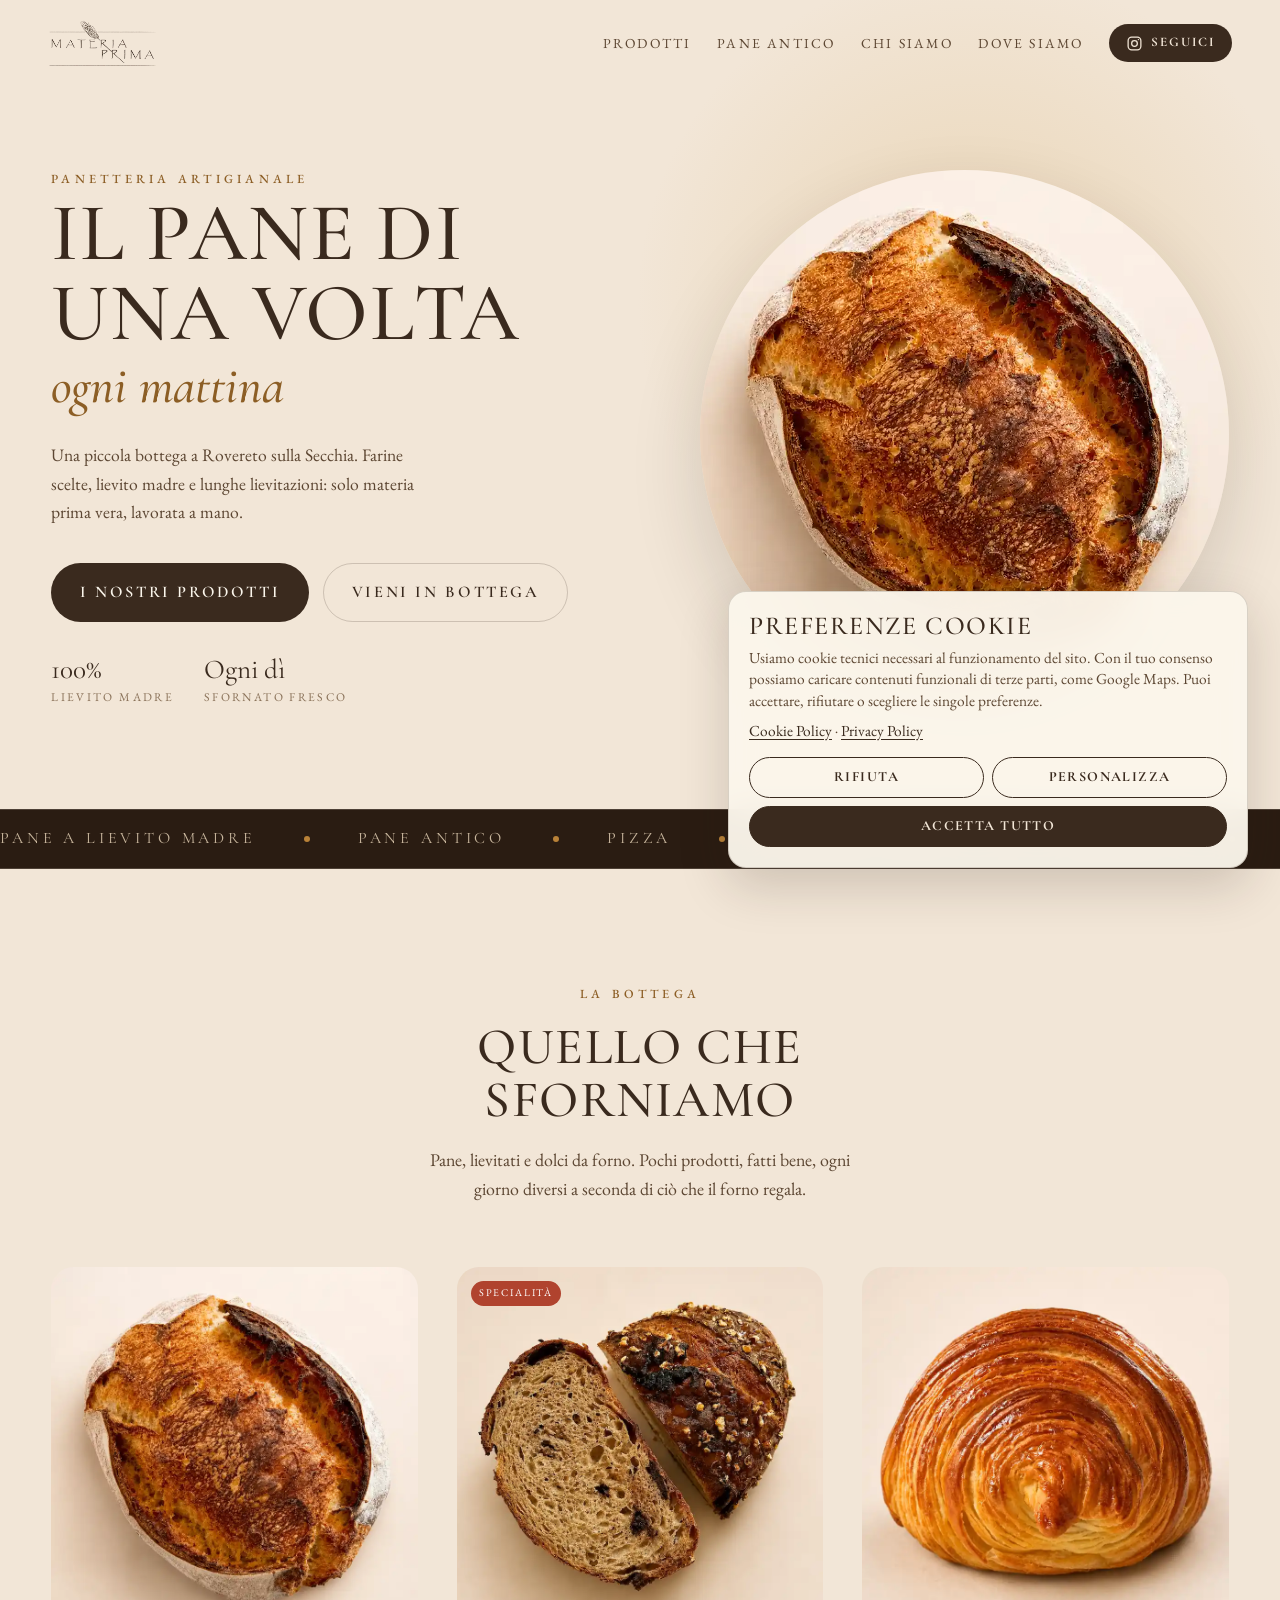
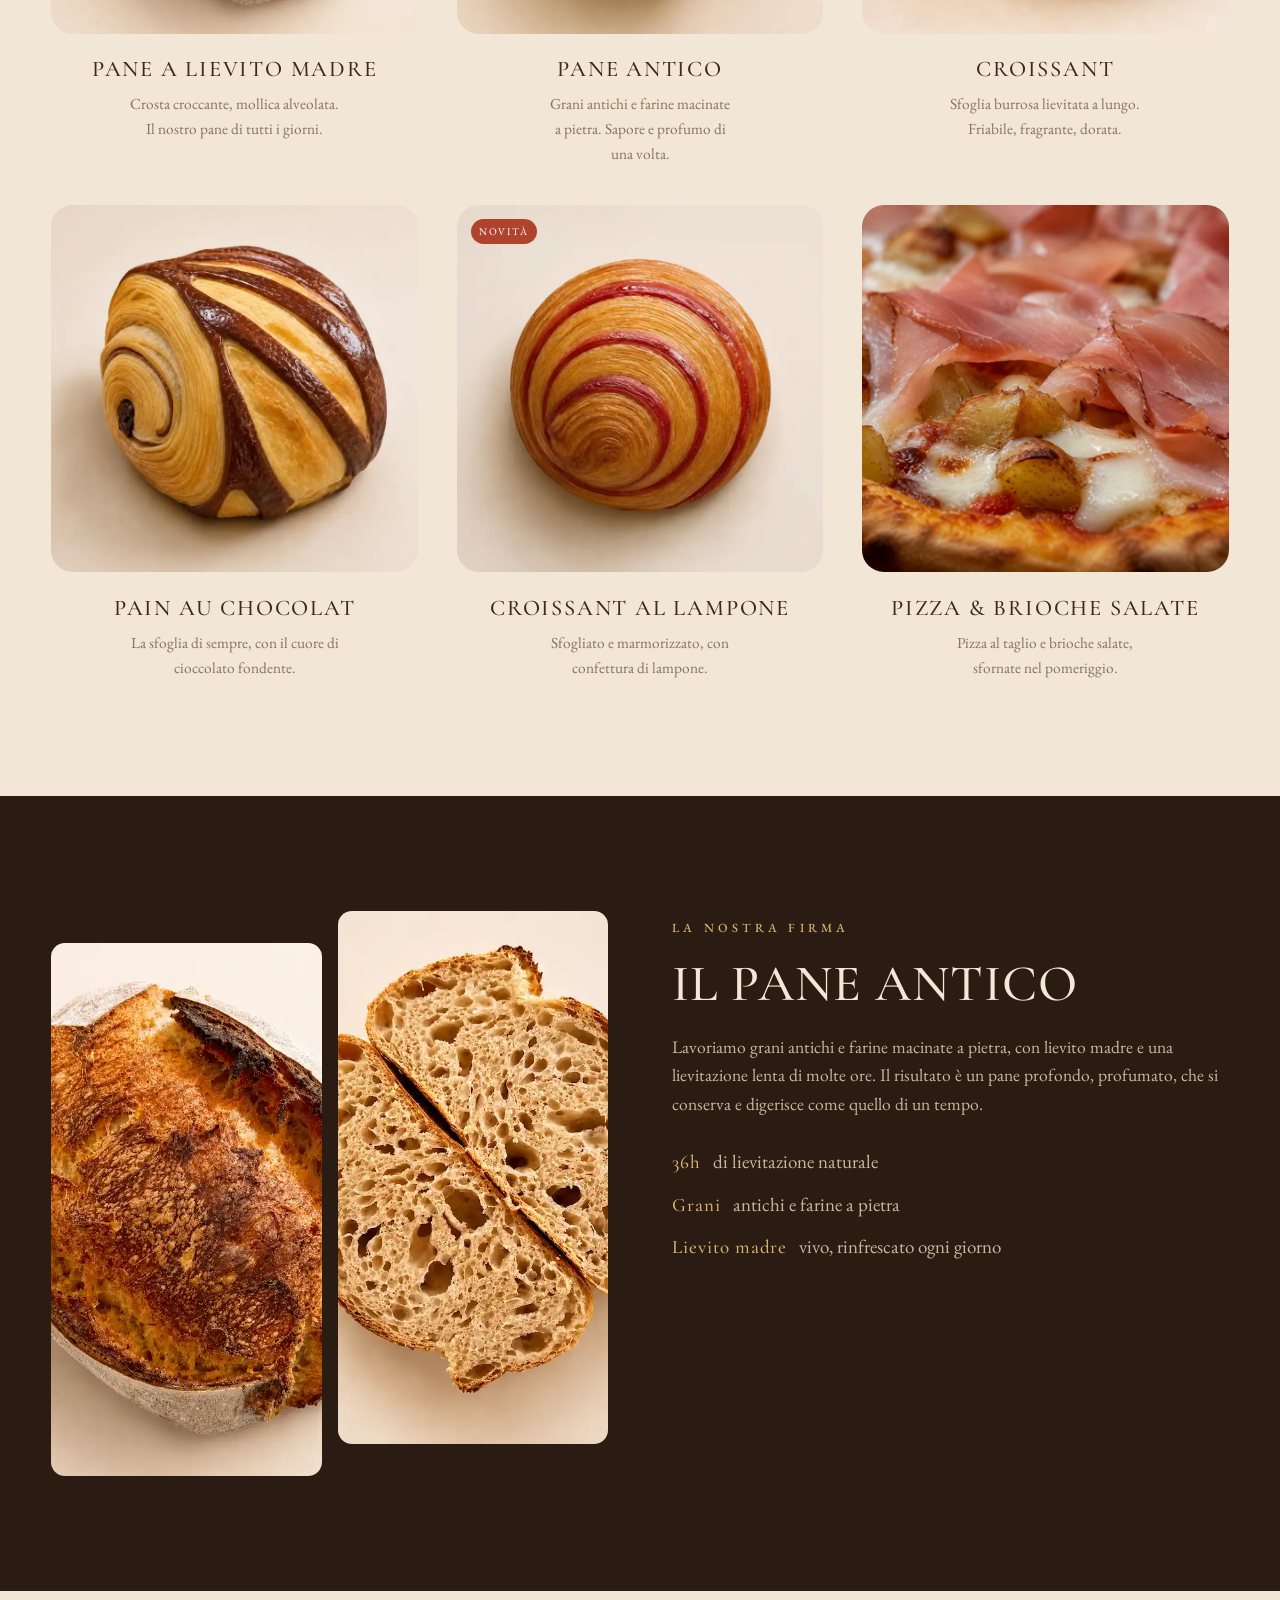
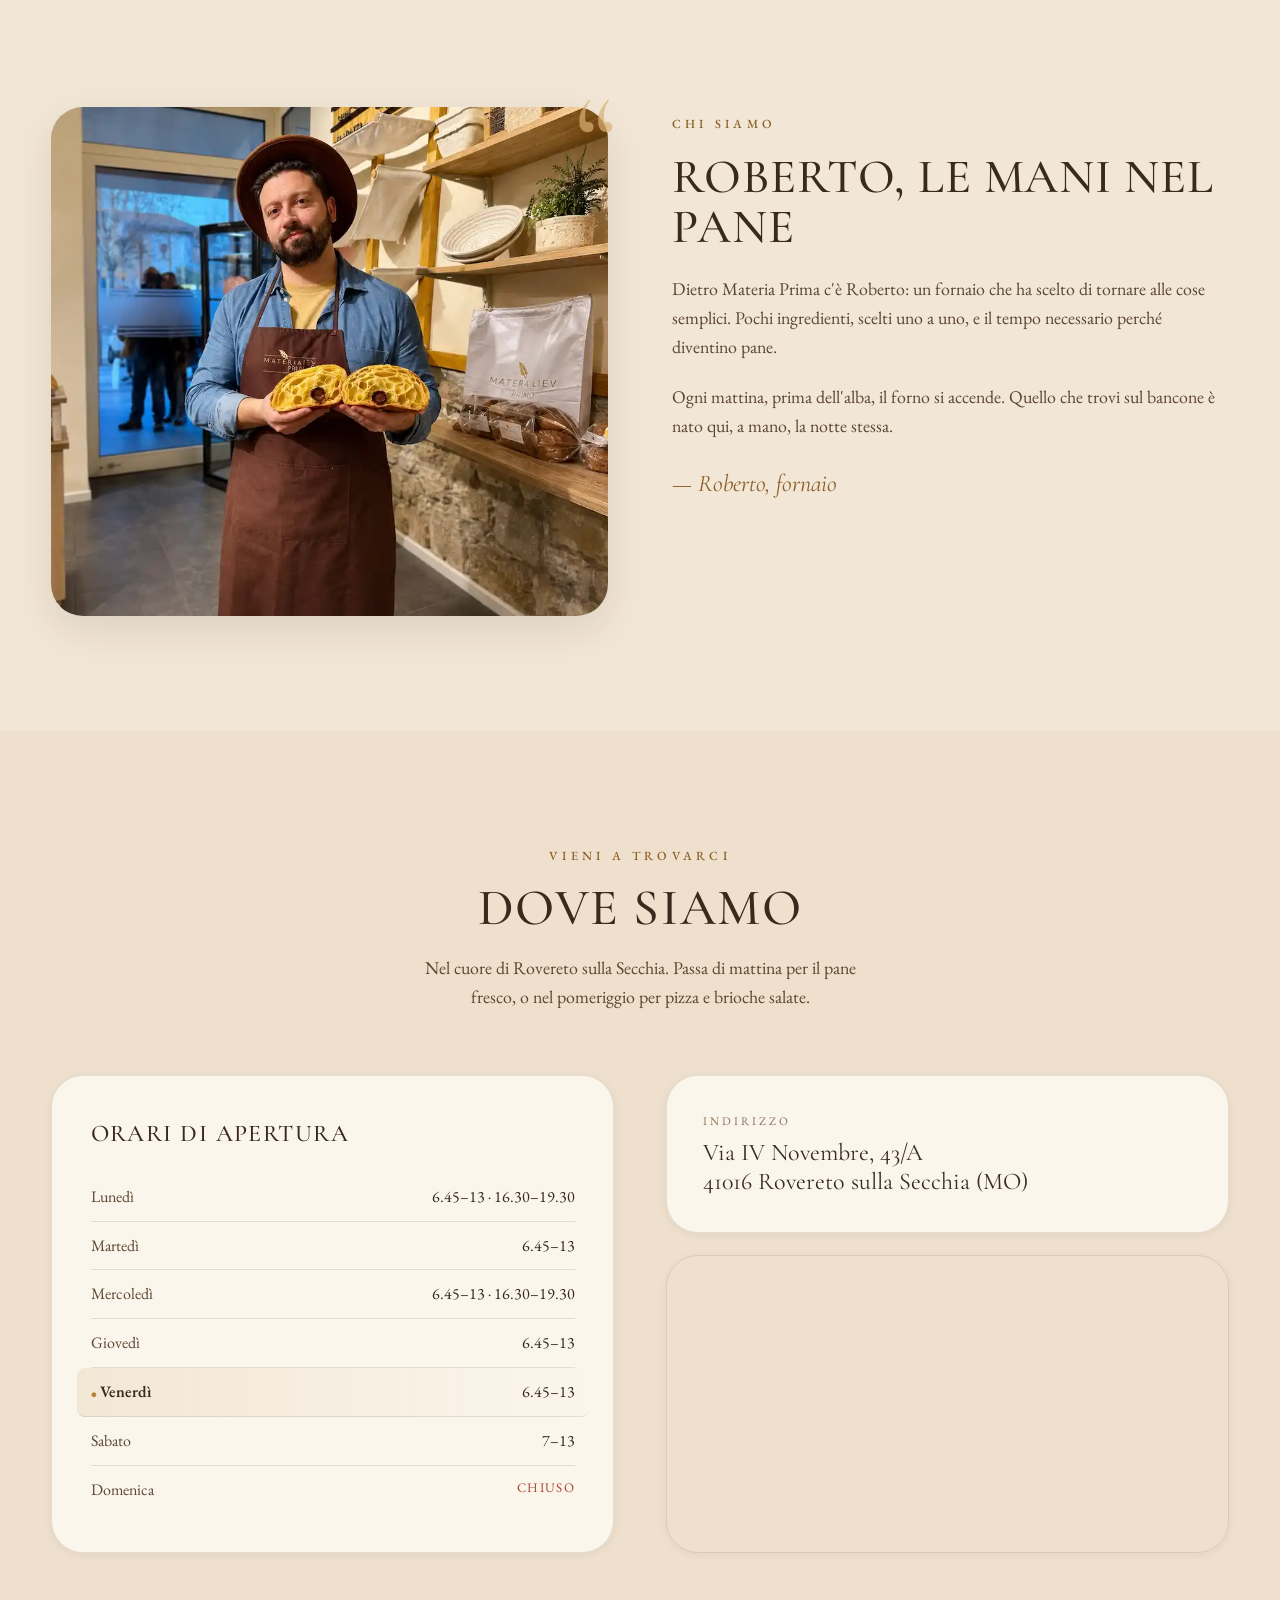
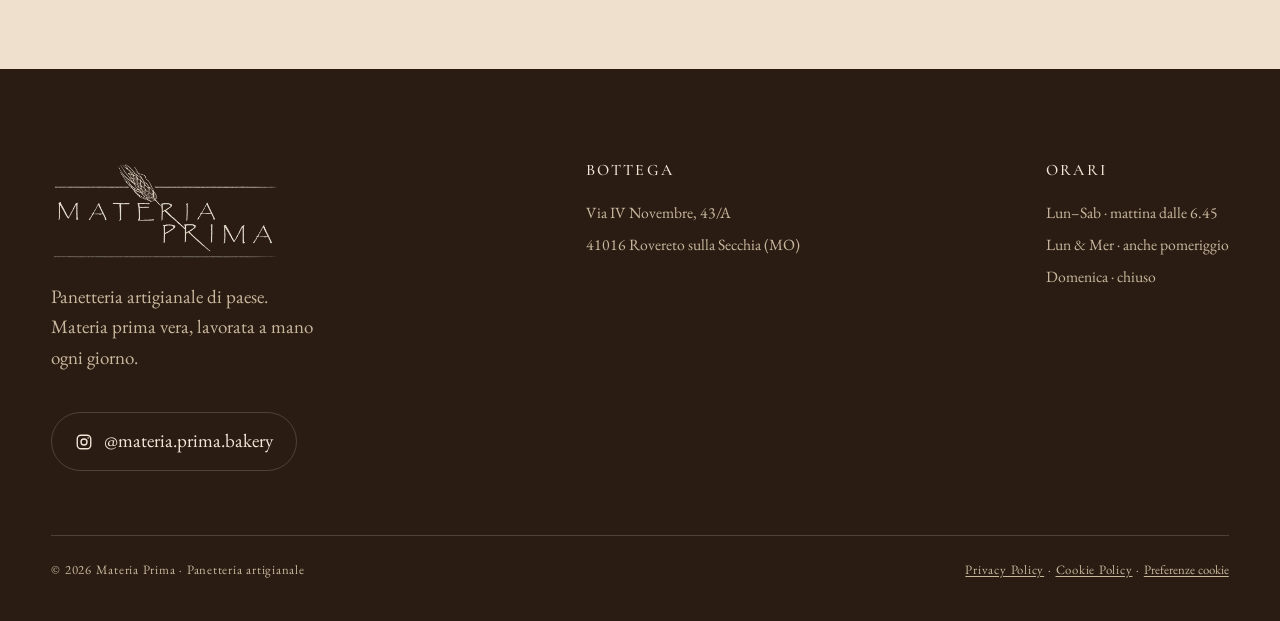
<file: index.html>
<!DOCTYPE html>
<html lang="it">
<head>
<meta charset="UTF-8">
<meta name="viewport" content="width=device-width, initial-scale=1.0">
<title>Materia Prima — Panetteria artigianale · Rovereto sulla Secchia</title>
<meta name="description" content="Panetteria artigianale a Rovereto sulla Secchia. Pane a lievito madre, grani antichi, croissant e lievitati fatti a mano ogni giorno da Roberto.">
<meta name="robots" content="index, follow, max-image-preview:large">
<meta name="author" content="Materia Prima Bakery">
<meta name="geo.region" content="IT-MO">
<meta name="geo.placename" content="Rovereto sulla Secchia">
<meta name="theme-color" content="#2A1C12">
<link rel="canonical" href="https://rrighi97.github.io/materia-prima-bakery/">
<link rel="icon" type="image/webp" href="logo-site/logo.webp">
<link rel="apple-touch-icon" href="logo-site/logo.webp">
<link rel="manifest" href="site.webmanifest">
<meta property="og:type" content="website">
<meta property="og:locale" content="it_IT">
<meta property="og:site_name" content="Materia Prima Bakery">
<meta property="og:title" content="Materia Prima — Panetteria artigianale a Rovereto sulla Secchia">
<meta property="og:description" content="Pane a lievito madre, grani antichi, croissant e lievitati fatti a mano ogni giorno da Roberto.">
<meta property="og:url" content="https://rrighi97.github.io/materia-prima-bakery/">
<meta property="og:image" content="https://rrighi97.github.io/materia-prima-bakery/image-site-webp/Bread%201.webp">
<meta property="og:image:alt" content="Pane artigianale a lievito madre di Materia Prima Bakery">
<meta property="og:image:width" content="800">
<meta property="og:image:height" content="800">
<meta name="twitter:card" content="summary_large_image">
<meta name="twitter:title" content="Materia Prima — Panetteria artigianale">
<meta name="twitter:description" content="Pane a lievito madre, grani antichi, croissant e lievitati a Rovereto sulla Secchia.">
<meta name="twitter:image" content="https://rrighi97.github.io/materia-prima-bakery/image-site-webp/Bread%201.webp">
<link rel="preconnect" href="https://fonts.googleapis.com">
<link rel="preconnect" href="https://fonts.gstatic.com" crossorigin>
<link href="https://fonts.googleapis.com/css2?family=Cormorant+Garamond:ital,wght@0,400;0,500;0,600;0,700;1,400;1,500&family=EB+Garamond:ital,wght@0,400;0,500;0,600;1,400&display=swap" rel="stylesheet">
<link rel="stylesheet" href="cookie-consent.css">
<script type="application/ld+json">
{
  "@context": "https://schema.org",
  "@graph": [
    {
      "@type": "WebSite",
      "@id": "https://rrighi97.github.io/materia-prima-bakery/#website",
      "name": "Materia Prima Bakery",
      "url": "https://rrighi97.github.io/materia-prima-bakery/",
      "inLanguage": "it-IT"
    },
    {
      "@type": "Bakery",
      "@id": "https://rrighi97.github.io/materia-prima-bakery/#bakery",
      "name": "Materia Prima Bakery",
      "url": "https://rrighi97.github.io/materia-prima-bakery/",
      "image": [
        "https://rrighi97.github.io/materia-prima-bakery/image-site-webp/Bread%201.webp",
        "https://rrighi97.github.io/materia-prima-bakery/image-site-webp/Parete%20negozio.webp",
        "https://rrighi97.github.io/materia-prima-bakery/logo-site/logo.webp"
      ],
      "logo": "https://rrighi97.github.io/materia-prima-bakery/logo-site/logo.webp",
      "description": "Panetteria artigianale a Rovereto sulla Secchia con pane a lievito madre, grani antichi, croissant e lievitati fatti a mano.",
      "address": {
        "@type": "PostalAddress",
        "streetAddress": "Via IV Novembre, 43/A",
        "addressLocality": "Rovereto sulla Secchia",
        "addressRegion": "MO",
        "postalCode": "41016",
        "addressCountry": "IT"
      },
      "priceRange": "€",
      "servesCuisine": "Pane artigianale, lievitati, prodotti da forno",
      "sameAs": [
        "https://www.instagram.com/materia.prima.bakery/"
      ],
      "openingHoursSpecification": [
        {
          "@type": "OpeningHoursSpecification",
          "dayOfWeek": ["Monday", "Tuesday", "Wednesday", "Thursday", "Friday"],
          "opens": "06:45",
          "closes": "13:00"
        },
        {
          "@type": "OpeningHoursSpecification",
          "dayOfWeek": ["Monday", "Wednesday"],
          "opens": "16:30",
          "closes": "19:30"
        },
        {
          "@type": "OpeningHoursSpecification",
          "dayOfWeek": "Saturday",
          "opens": "07:00",
          "closes": "13:00"
        }
      ]
    }
  ]
}
</script>
<style>
/* ============================================================
   MATERIA PRIMA — Brand System
   ============================================================ */
:root {
  --paper:        #F2E6D7;
  --paper-soft:   #EFE0CD;
  --paper-tan:    #E7D5BC;
  --paper-card:   #FBF6EC;
  --espresso:     #2A1C12;
  --espresso-2:   #36251A;
  --ink:    #3A2A1E;
  --ink-2:  #5C4632;
  --ink-3:  #8A7259;
  --ink-on-dark:   #F3E8D8;
  --ink-on-dark-2: #C9B79E;
  --gold:        #B98238;
  --gold-deep:   #8C5E25;
  --gold-soft:   #D8B271;
  --terracotta:  #B0432E;
  --terracotta-deep: #8E3322;
  --hair:      rgba(58,42,30,.20);
  --hair-soft: rgba(58,42,30,.12);
  --hair-dark: rgba(243,232,216,.18);
  --display: 'Cormorant Garamond', Georgia, serif;
  --body:    'EB Garamond', Georgia, serif;
  --r-sm: 8px;
  --r-md: 14px;
  --r-lg: 22px;
  --r-xl: 32px;
  --shadow-sm: 0 2px 10px rgba(42,28,18,.06);
  --shadow-md: 0 14px 40px rgba(42,28,18,.10);
  --shadow-lg: 0 30px 70px rgba(42,28,18,.16);
  --ease: cubic-bezier(.22,.61,.36,1);
}

*, *::before, *::after { box-sizing: border-box; }
html { scroll-behavior: smooth; }

body {
  margin: 0;
  background: var(--paper);
  color: var(--ink);
  font-family: var(--body);
  font-size: 19px;
  line-height: 1.62;
  font-weight: 400;
  -webkit-font-smoothing: antialiased;
  text-rendering: optimizeLegibility;
}

img { display: block; max-width: 100%; }
p { text-wrap: pretty; }
::selection { background: var(--gold-soft); color: var(--ink); }

/* ---------- Type ---------- */
.eyebrow {
  font-family: var(--body);
  font-size: .78rem;
  font-weight: 500;
  letter-spacing: .34em;
  text-transform: uppercase;
  color: var(--gold-deep);
}

/* ---------- Buttons ---------- */
.btn {
  display: inline-flex; align-items: center; justify-content: center; gap: .6em;
  font-family: var(--display); font-weight: 600; font-size: 1.02rem;
  text-transform: uppercase; letter-spacing: .16em;
  padding: .92em 1.7em; border-radius: 999px;
  background: var(--ink); color: var(--paper-card);
  border: 1px solid transparent; cursor: pointer; text-decoration: none;
  transition: transform .14s var(--ease), box-shadow .25s var(--ease);
  white-space: nowrap;
}
.btn:hover { box-shadow: var(--shadow-md); }
.btn:active { transform: scale(.97); }
.btn-outline {
  background: transparent; color: var(--ink);
  border-color: var(--hair);
}
.btn-outline:hover { background: rgba(58,42,30,.05); }

/* ---------- Layout ---------- */
.wrap { width: min(1200px, 92vw); margin-inline: auto; }
.section { padding: clamp(64px,9vw,128px) 0; }

/* ---------- Reveal ---------- */
.reveal { opacity: 0; transform: translateY(26px); transition: opacity .9s var(--ease), transform .9s var(--ease); }
.reveal.in { opacity: 1; transform: none; }

/* ---------- Section head ---------- */
.sec-head { text-align: center; max-width: 60ch; margin: 0 auto clamp(40px,5vw,64px); }
.sec-head .eyebrow { display: block; margin-bottom: 1rem; }
.sec-head h2 {
  font-family: var(--display); font-weight: 500; text-transform: uppercase;
  letter-spacing: .03em; font-size: clamp(2rem,4.4vw,3.2rem); line-height: 1.04; margin: 0;
}
.sec-head p { color: var(--ink-2); font-size: 1.12rem; margin: 1.1rem auto 0; max-width: 48ch; }

/* ============ NAV ============ */
.nav {
  position: fixed; top: 0; left: 0; right: 0; z-index: 60;
  display: flex; align-items: center; justify-content: space-between;
  padding: 18px clamp(20px,4vw,48px);
  transition: background .35s var(--ease), box-shadow .35s var(--ease), padding .35s var(--ease);
}
.nav.scrolled {
  background: rgba(242,230,215,.88);
  backdrop-filter: blur(14px) saturate(150%);
  -webkit-backdrop-filter: blur(14px) saturate(150%);
  box-shadow: 0 1px 0 var(--hair-soft);
  padding-top: 12px; padding-bottom: 12px;
}
.nav .brand { display: inline-flex; align-items: center; }
.nav .brand-logo { height: 50px; width: auto; display: block; transition: height .35s var(--ease); }
.nav.scrolled .brand-logo { height: 42px; }
.nav-links { display: flex; align-items: center; gap: clamp(14px,2vw,30px); }
.nav-links a {
  color: var(--ink-2); text-decoration: none;
  font-size: .86rem; letter-spacing: .16em; text-transform: uppercase;
  transition: color .2s var(--ease);
}
.nav-links a:hover { color: var(--ink); }
.nav-links .btn {
  padding: .6em 1.2em; font-size: .82rem;
  color: var(--paper); font-weight: 700;
}
.nav-links .btn:hover { color: var(--paper); }
.nav-links .btn svg { width: 17px; height: 17px; flex: 0 0 auto; }
.nav-toggle {
  display: none; background: none; border: 0; cursor: pointer; padding: 8px;
  position: relative; z-index: 62;
}
.nav-toggle span { display: block; width: 24px; height: 2px; background: var(--ink); margin: 5px 0; transition: .3s var(--ease); }

@media (max-width: 860px) {
  .nav-links {
    position: fixed; inset: 0 0 auto 0; top: 0;
    flex-direction: column; align-items: flex-start; gap: 8px;
    background: var(--paper); padding: 90px 28px 28px;
    transform: translateY(-110%); transition: transform .4s var(--ease);
    box-shadow: var(--shadow-md); z-index: 61;
  }
  .nav-links.open { transform: none; }
  .nav-links a { font-size: 1.1rem; padding: 10px 0; width: 100%; }
  .nav-links .btn { margin-top: 8px; width: 100%; justify-content: center; }
  .nav-toggle { display: block; }
  .nav.menu-open .nav-toggle span:nth-child(1) { transform: translateY(7px) rotate(45deg); }
  .nav.menu-open .nav-toggle span:nth-child(2) { opacity: 0; }
  .nav.menu-open .nav-toggle span:nth-child(3) { transform: translateY(-7px) rotate(-45deg); }
}

/* ============ HERO ============ */
.hero {
  position: relative;
  padding: clamp(120px,18vh,200px) 0 clamp(60px,8vw,110px);
  overflow: hidden;
}
.hero-glow {
  position: absolute; top: -10%; right: -6%;
  width: 60vw; height: 60vw; max-width: 780px; max-height: 780px;
  background: radial-gradient(circle, rgba(216,178,113,.34), rgba(216,178,113,0) 62%);
  pointer-events: none; z-index: 0;
}
.hero-inner {
  position: relative; z-index: 1;
  display: grid; grid-template-columns: 1.05fr .95fr;
  gap: clamp(30px,5vw,70px); align-items: center;
}
.hero-copy .eyebrow { margin-bottom: 1.6rem; }
.hero-copy h1 {
  font-family: var(--display); font-weight: 500; text-transform: uppercase;
  letter-spacing: .02em; font-size: clamp(2.6rem,6.4vw,5.4rem);
  line-height: .98; margin: 0; color: var(--ink);
}
.hero-copy h1 .it {
  display: block; font-style: italic; text-transform: none;
  letter-spacing: 0; font-weight: 500; color: var(--gold-deep);
  font-size: .62em; margin-top: .18em;
}
.hero-copy .lede { margin: 1.8rem 0 2.3rem; max-width: 46ch; color: var(--ink-2); font-size: 1.1rem; }
.hero-cta { display: flex; flex-wrap: wrap; gap: 14px; align-items: center; }
.hero-media {
  position: relative;
  aspect-ratio: 1/1; border-radius: 50%;
  overflow: hidden; box-shadow: var(--shadow-lg);
}
.hero-media img {
  width: 100%; height: 100%; object-fit: cover; display: block;
}
.hero-meta { display: flex; gap: 30px; margin-top: 34px; flex-wrap: wrap; }
.hero-meta .m .k { font-family: var(--display); font-size: 1.7rem; color: var(--ink); line-height: 1; }
.hero-meta .m .l { font-size: .74rem; letter-spacing: .2em; text-transform: uppercase; color: var(--ink-3); margin-top: .3rem; }

@media (max-width: 860px) {
  .hero-inner { grid-template-columns: 1fr; }
  .hero-media { order: -1; width: 280px; margin: 0 auto; }
  .hero-copy h1 { text-align: center; }
  .hero-copy .eyebrow { display: block; text-align: center; }
  .hero-copy .lede { text-align: center; margin-left: auto; margin-right: auto; }
  .hero-cta { justify-content: center; }
  .hero-meta { justify-content: center; }
}

/* ============ MARQUEE STRIP ============ */
.strip {
  background: var(--espresso); color: var(--ink-on-dark-2);
  overflow: hidden; padding: 16px 0;
  border-top: 1px solid var(--hair-dark);
  border-bottom: 1px solid var(--hair-dark);
}
.strip-track {
  display: flex; gap: 48px; white-space: nowrap;
  width: max-content; animation: scrollx 32s linear infinite;
}
.strip-track span {
  font-family: var(--display); text-transform: uppercase;
  letter-spacing: .24em; font-size: 1rem;
  display: inline-flex; align-items: center; gap: 48px;
}
.strip-track span::after {
  content: ""; width: 6px; height: 6px; border-radius: 50%;
  background: var(--gold); display: inline-block;
}
@keyframes scrollx { to { transform: translateX(-50%); } }

/* ============ PRODUCTS ============ */
.prod-grid {
  display: grid; grid-template-columns: repeat(3,1fr);
  gap: clamp(20px,3vw,40px);
}
@media (max-width: 860px) { .prod-grid { grid-template-columns: repeat(2,1fr); } }
@media (max-width: 480px) { .prod-grid { grid-template-columns: 1fr; } }

.prod { text-align: center; }
.prod .ph {
  position: relative; border-radius: var(--r-lg);
  overflow: hidden; aspect-ratio: 1/1; background: var(--paper-soft);
}
.prod .ph img {
  width: 100%; height: 100%; object-fit: cover;
  transition: transform .7s var(--ease);
}
.prod:hover .ph img { transform: scale(1.05); }
.prod h3 {
  font-family: var(--display); text-transform: uppercase;
  letter-spacing: .08em; font-weight: 500; font-size: 1.4rem; margin: 1.1rem 0 .3rem;
}
.prod p { color: var(--ink-3); font-size: .96rem; margin: 0 auto; max-width: 30ch; }
.prod .tag-new {
  position: absolute; top: 14px; left: 14px;
  background: var(--terracotta); color: #fff;
  font-size: .64rem; letter-spacing: .18em; text-transform: uppercase;
  padding: .4em .8em; border-radius: 999px;
}
.prod .ph.placeholder {
  display: flex; flex-direction: column; align-items: center;
  justify-content: center; gap: 14px;
  background: var(--paper-tan); color: var(--gold-deep);
}
.prod .ph.placeholder svg { width: 56px; height: 56px; opacity: .8; }
.prod .ph.placeholder .pl-txt {
  font-size: .72rem; letter-spacing: .22em;
  text-transform: uppercase; color: var(--ink-3);
}

/* ============ FEATURE SECTION (dark) ============ */
.feature { background: var(--espresso); color: var(--ink-on-dark); }
.feat-inner {
  display: grid; grid-template-columns: 1fr 1fr;
  gap: clamp(30px,5vw,72px); align-items: start;
}
.feat-media { display: grid; grid-template-columns: 1fr 1fr; gap: 16px; }
.feat-media img {
  width: 100%; aspect-ratio: 3/4; object-fit: cover;
  border-radius: var(--r-md);
}
.feat-media img:first-child { margin-top: 32px; }
.feature .eyebrow { color: var(--gold-soft); }
.feature h2 {
  font-family: var(--display); font-weight: 500; text-transform: uppercase;
  letter-spacing: .02em; font-size: clamp(2rem,4.4vw,3.2rem);
  line-height: 1.02; margin: 1rem 0 0; color: var(--ink-on-dark);
}
.feature p { color: var(--ink-on-dark-2); font-size: 1.1rem; margin: 1.4rem 0 0; }
.feat-list { list-style: none; padding: 0; margin: 1.8rem 0 0; display: grid; gap: 12px; }
.feat-list li { display: flex; gap: 12px; align-items: baseline; color: var(--ink-on-dark-2); }
.feat-list li b { color: var(--gold-soft); font-family: var(--display); font-weight: 500; letter-spacing: .05em; }

@media (max-width: 860px) {
  .feat-inner { grid-template-columns: 1fr; }
  .feat-media { max-width: 480px; margin: 0 auto; }
}

/* ============ CHI SIAMO ============ */
.about-inner {
  display: grid; grid-template-columns: 1fr 1fr;
  gap: clamp(30px,5vw,70px); align-items: start;
}
.about-media { position: relative; }
.about-media img {
  display: block;
  width: auto; max-width: 100%; height: auto;
  border-radius: var(--r-xl); box-shadow: var(--shadow-md);
}
.about-media .quote-mark {
  position: absolute; top: -30px; right: -10px;
  font-family: var(--display); font-size: 8rem;
  color: var(--gold-soft); line-height: 1; opacity: .7;
}
.about h2 {
  font-family: var(--display); font-weight: 500; text-transform: uppercase;
  letter-spacing: .02em; font-size: clamp(2rem,4.4vw,3rem);
  line-height: 1.04; margin: 1rem 0 0;
}
.about p { color: var(--ink-2); font-size: 1.12rem; margin: 1.3rem 0 0; }
.about .sign { font-family: var(--display); font-style: italic; font-size: 1.5rem; color: var(--gold-deep); margin-top: 1.6rem; }

@media (max-width: 860px) {
  .about-inner { grid-template-columns: 1fr; }
  .about-media { max-width: 440px; margin: 0 auto; }
}

/* ============ DOVE / ORARI ============ */
.visit { background: var(--paper-soft); }
.visit-inner {
  display: grid; grid-template-columns: 1fr 1fr;
  gap: clamp(24px,4vw,56px); align-items: stretch;
}
.hours {
  background: var(--paper-card); border: 1px solid var(--hair-soft);
  border-radius: var(--r-xl); padding: clamp(26px,3vw,40px);
  box-shadow: var(--shadow-sm);
}
.hours h3 {
  font-family: var(--display); text-transform: uppercase;
  letter-spacing: .06em; font-weight: 500; font-size: 1.5rem; margin: 0 0 1.2rem;
}
.hours .row {
  display: flex; justify-content: space-between; gap: 16px;
  padding: 11px 0; border-bottom: 1px solid var(--hair-soft); font-size: 1rem;
}
.hours .row:last-child { border-bottom: 0; }
.hours .row .d { color: var(--ink-2); }
.hours .row .t { color: var(--ink); font-variant-numeric: tabular-nums; text-align: right; }
.hours .row.closed .t { color: var(--terracotta); letter-spacing: .1em; text-transform: uppercase; font-size: .82rem; }
.hours .row.today {
  background: linear-gradient(90deg, rgba(185,130,56,.12), transparent);
  margin: 0 -14px; padding-left: 14px; padding-right: 14px; border-radius: 8px;
}
.hours .row.today .d { color: var(--ink); font-weight: 600; }
.hours .row.today .d::before { content: "● "; color: var(--gold); font-size: .7em; vertical-align: middle; }

.visit-info { display: flex; flex-direction: column; gap: 22px; }
.info-card {
  background: var(--paper-card); border: 1px solid var(--hair-soft);
  border-radius: var(--r-xl); padding: clamp(24px,3vw,36px);
  box-shadow: var(--shadow-sm);
}
.info-card .label { font-size: .72rem; letter-spacing: .26em; text-transform: uppercase; color: var(--ink-3); }
.info-card .big { font-family: var(--display); font-size: 1.5rem; line-height: 1.2; margin: .5rem 0 0; }
.info-card a { color: var(--ink); text-decoration: none; }
.info-card a:hover { color: var(--gold-deep); }
.map-wrap {
  border-radius: var(--r-xl); overflow: hidden;
  border: 1px solid var(--hair-soft); box-shadow: var(--shadow-sm);
  min-height: 240px; flex: 1;
}
.map-wrap iframe { width: 100%; height: 100%; min-height: 260px; border: 0; display: block; filter: saturate(.78) sepia(.12); }
.map-wrap iframe:not([src]) { display: none; }
.map-placeholder {
  min-height: 260px;
  display: flex; flex-direction: column; justify-content: center; align-items: flex-start;
  gap: 14px; padding: clamp(24px,3vw,36px);
  background: var(--paper-card); color: var(--ink-2);
}
.map-placeholder h3 {
  font-family: var(--display); text-transform: uppercase;
  letter-spacing: .08em; font-weight: 500; font-size: 1.35rem; margin: 0; color: var(--ink);
}
.map-placeholder p { margin: 0; max-width: 42ch; }
.map-placeholder .btn { padding: .72em 1.25em; font-size: .86rem; }

@media (max-width: 860px) { .visit-inner { grid-template-columns: 1fr; } }

/* ============ FOOTER ============ */
.foot {
  background: var(--espresso); color: var(--ink-on-dark-2);
  padding: clamp(56px,7vw,90px) 0 40px;
}
.foot-top { display: flex; flex-wrap: wrap; justify-content: space-between; gap: 40px; align-items: flex-start; }
.foot-col h4 {
  font-family: var(--display); text-transform: uppercase;
  letter-spacing: .14em; font-weight: 500; color: var(--ink-on-dark);
  font-size: 1rem; margin: 0 0 1rem;
}
.foot-col a, .foot-col p {
  color: var(--ink-on-dark-2); text-decoration: none;
  display: block; font-size: .98rem; margin: .4rem 0;
}
.foot-col a:hover { color: var(--gold-soft); }
.foot-bottom {
  margin-top: clamp(40px,5vw,64px); padding-top: 24px;
  border-top: 1px solid var(--hair-dark);
  display: flex; flex-wrap: wrap; justify-content: space-between;
  gap: 14px; font-size: .8rem; letter-spacing: .06em;
}
.ig-btn {
  display: inline-flex; align-items: center; gap: .6em;
  color: var(--ink-on-dark); border: 1px solid var(--hair-dark);
  padding: .7em 1.2em; border-radius: 999px; text-decoration: none;
  transition: background .25s var(--ease);
}
.ig-btn:hover { background: rgba(243,232,216,.08); }
.ig-btn svg { width: 18px; height: 18px; }

@media (prefers-reduced-motion: reduce) {
  * { scroll-behavior: auto; }
  .reveal { opacity: 1; transform: none; transition: none; }
  .strip-track { animation: none; }
}
</style>
</head>
<body>

<!-- ============ NAV ============ -->
<nav class="nav" id="nav">
  <a class="brand" href="#top" aria-label="Materia Prima — torna all'inizio">
    <img src="logo-site/logo-ink.webp" alt="Materia Prima" class="brand-logo">
  </a>
  <div class="nav-links" id="navLinks">
    <a href="#prodotti">Prodotti</a>
    <a href="#pane-antico">Pane antico</a>
    <a href="#chi-siamo">Chi siamo</a>
    <a href="#dove">Dove siamo</a>
    <a class="btn" href="https://www.instagram.com/materia.prima.bakery/" target="_blank" rel="noopener noreferrer">
      <svg viewBox="0 0 24 24" fill="none" stroke="currentColor" stroke-width="1.8" aria-hidden="true"><rect x="3" y="3" width="18" height="18" rx="5"/><circle cx="12" cy="12" r="4"/><circle cx="17.5" cy="6.5" r="1" fill="currentColor" stroke="none"/></svg>
      Seguici
    </a>
  </div>
  <button class="nav-toggle" id="navToggle" aria-label="Apri menu" aria-expanded="false" aria-controls="navLinks">
    <span></span><span></span><span></span>
  </button>
</nav>

<!-- ============ HERO ============ -->
<header class="hero" id="top">
  <div class="hero-glow" aria-hidden="true"></div>
  <div class="wrap hero-inner">
    <div class="hero-copy reveal">
      <span class="eyebrow">Panetteria artigianale</span>
      <h1>Il pane di una volta <span class="it">ogni mattina</span></h1>
      <p class="lede">Una piccola bottega a Rovereto sulla Secchia. Farine scelte, lievito madre e lunghe lievitazioni: solo materia prima vera, lavorata a mano.</p>
      <div class="hero-cta">
        <a class="btn" href="#prodotti">I nostri prodotti</a>
        <a class="btn btn-outline" href="#dove">Vieni in bottega</a>
      </div>
      <div class="hero-meta">
        <div class="m"><div class="k">100%</div><div class="l">lievito madre</div></div>
        <div class="m"><div class="k">Ogni dì</div><div class="l">sfornato fresco</div></div>
      </div>
    </div>
    <div class="hero-media reveal">
      <img src="image-site-webp/Bread 1.webp" alt="Pagnotta a lievito madre, crosta dorata" loading="eager">
    </div>
  </div>
</header>

<!-- ============ STRIP ============ -->
<div class="strip" aria-hidden="true">
  <div class="strip-track">
    <span>Pane a lievito madre</span><span>Pane antico</span><span>Pizza</span><span>Brioche salate</span><span>Croissant</span><span>Pain au chocolat</span>
    <span>Pane a lievito madre</span><span>Pane antico</span><span>Pizza</span><span>Brioche salate</span><span>Croissant</span><span>Pain au chocolat</span>
    <span>Pane a lievito madre</span><span>Pane antico</span><span>Pizza</span><span>Brioche salate</span><span>Croissant</span><span>Pain au chocolat</span>
  </div>
</div>

<!-- ============ PRODOTTI ============ -->
<section class="section" id="prodotti">
  <div class="wrap">
    <div class="sec-head reveal">
      <span class="eyebrow">La bottega</span>
      <h2>Quello che sforniamo</h2>
      <p>Pane, lievitati e dolci da forno. Pochi prodotti, fatti bene, ogni giorno diversi a seconda di ciò che il forno regala.</p>
    </div>
    <div class="prod-grid">
      <article class="prod reveal">
        <div class="ph">
          <img src="image-site-webp/Bread 1.webp" alt="Pane a lievito madre" width="600" height="600" loading="lazy">
        </div>
        <h3>Pane a lievito madre</h3>
        <p>Crosta croccante, mollica alveolata. Il nostro pane di tutti i giorni.</p>
      </article>
      <article class="prod reveal">
        <div class="ph">
          <span class="tag-new">Specialità</span>
          <img src="image-site-webp/Bread 2.webp" alt="Pane antico a grani antichi" width="600" height="600" loading="lazy">
        </div>
        <h3>Pane antico</h3>
        <p>Grani antichi e farine macinate a pietra. Sapore e profumo di una volta.</p>
      </article>
      <article class="prod reveal">
        <div class="ph">
          <img src="image-site-webp/Croissant 2.webp" alt="Croissant sfogliato" width="600" height="600" loading="lazy">
        </div>
        <h3>Croissant</h3>
        <p>Sfoglia burrosa lievitata a lungo. Friabile, fragrante, dorata.</p>
      </article>
      <article class="prod reveal">
        <div class="ph">
          <img src="image-site-webp/Croissant chocolate.webp" alt="Pain au chocolat" width="600" height="600" loading="lazy">
        </div>
        <h3>Pain au chocolat</h3>
        <p>La sfoglia di sempre, con il cuore di cioccolato fondente.</p>
      </article>
      <article class="prod reveal">
        <div class="ph">
          <span class="tag-new">Novità</span>
          <img src="image-site-webp/Croissant red.webp" alt="Croissant al lampone marmorizzato" width="600" height="600" loading="lazy">
        </div>
        <h3>Croissant al lampone</h3>
        <p>Sfogliato e marmorizzato, con confettura di lampone.</p>
      </article>
      <article class="prod reveal">
        <div class="ph">
          <img src="image-site-webp/Pizza e brioche salate.webp" alt="Pizza con prosciutto e patate" width="1200" height="800" loading="lazy">
        </div>
        <h3>Pizza &amp; brioche salate</h3>
        <p>Pizza al taglio e brioche salate, sfornate nel pomeriggio.</p>
      </article>
    </div>
  </div>
</section>

<!-- ============ PANE ANTICO (dark feature) ============ -->
<section class="feature section" id="pane-antico">
  <div class="wrap feat-inner">
    <div class="feat-media reveal">
      <img src="image-site-webp/Bread 1.webp" alt="Pane antico, crosta" width="400" height="533" loading="lazy">
      <img src="image-site-webp/Bread 1 open.webp" alt="Pane antico, mollica alveolata" width="400" height="533" loading="lazy">
    </div>
    <div class="reveal">
      <span class="eyebrow">La nostra firma</span>
      <h2>Il pane antico</h2>
      <p>Lavoriamo grani antichi e farine macinate a pietra, con lievito madre e una lievitazione lenta di molte ore. Il risultato è un pane profondo, profumato, che si conserva e digerisce come quello di un tempo.</p>
      <ul class="feat-list">
        <li><b>36h</b> <span>di lievitazione naturale</span></li>
        <li><b>Grani</b> <span>antichi e farine a pietra</span></li>
        <li><b>Lievito madre</b> <span>vivo, rinfrescato ogni giorno</span></li>
      </ul>
    </div>
  </div>
</section>

<!-- ============ CHI SIAMO ============ -->
<section class="about section" id="chi-siamo">
  <div class="wrap about-inner">
    <div class="about-media reveal">
      <span class="quote-mark" aria-hidden="true">&ldquo;</span>
      <img src="image-site-webp/Roberto.webp" alt="Roberto, il fornaio di Materia Prima" loading="lazy" style="width:100%;height:auto;">
    </div>
    <div class="reveal">
      <span class="eyebrow">Chi siamo</span>
      <h2>Roberto, le mani nel pane</h2>
      <p>Dietro Materia Prima c'è Roberto: un fornaio che ha scelto di tornare alle cose semplici. Pochi ingredienti, scelti uno a uno, e il tempo necessario perché diventino pane.</p>
      <p>Ogni mattina, prima dell'alba, il forno si accende. Quello che trovi sul bancone è nato qui, a mano, la notte stessa.</p>
      <div class="sign">— Roberto, fornaio</div>
    </div>
  </div>
</section>

<!-- ============ DOVE / ORARI ============ -->
<section class="visit section" id="dove">
  <div class="wrap">
    <div class="sec-head reveal">
      <span class="eyebrow">Vieni a trovarci</span>
      <h2>Dove siamo</h2>
      <p>Nel cuore di Rovereto sulla Secchia. Passa di mattina per il pane fresco, o nel pomeriggio per pizza e brioche salate.</p>
    </div>
    <div class="visit-inner">
      <div class="hours reveal">
        <h3>Orari di apertura</h3>
        <div class="row" data-day="1"><span class="d">Lunedì</span><span class="t">6.45–13 · 16.30–19.30</span></div>
        <div class="row" data-day="2"><span class="d">Martedì</span><span class="t">6.45–13</span></div>
        <div class="row" data-day="3"><span class="d">Mercoledì</span><span class="t">6.45–13 · 16.30–19.30</span></div>
        <div class="row" data-day="4"><span class="d">Giovedì</span><span class="t">6.45–13</span></div>
        <div class="row" data-day="5"><span class="d">Venerdì</span><span class="t">6.45–13</span></div>
        <div class="row" data-day="6"><span class="d">Sabato</span><span class="t">7–13</span></div>
        <div class="row closed" data-day="0"><span class="d">Domenica</span><span class="t">Chiuso</span></div>
      </div>
      <div class="visit-info">
        <div class="info-card reveal">
          <div class="label">Indirizzo</div>
          <p class="big">
            <a href="https://www.google.com/maps/search/?api=1&query=Via+IV+Novembre+43%2FA+Rovereto+sulla+Secchia" target="_blank" rel="noopener noreferrer">
              Via IV Novembre, 43/A<br>41016 Rovereto sulla Secchia (MO)
            </a>
          </p>
        </div>
        <div class="map-wrap reveal">
          <iframe
            loading="lazy"
            title="Mappa Materia Prima Bakery"
            src="https://maps.google.com/maps?q=Via%20IV%20Novembre%2043%2FA%20Rovereto%20sulla%20Secchia%20MO&t=&z=15&ie=UTF8&iwloc=&output=embed"
            allowfullscreen>
          </iframe>
        </div>
      </div>
    </div>
  </div>
</section>

<!-- ============ FOOTER ============ -->
<footer class="foot">
  <div class="wrap">
    <div class="foot-top">
      <div>
        <img src="logo-site/logo-cream.webp" alt="Materia Prima" style="width:230px; max-width:62vw;" loading="lazy">
        <p style="margin-top:1.2rem; max-width:32ch; color:var(--ink-on-dark-2);">Panetteria artigianale di paese. Materia prima vera, lavorata a mano ogni giorno.</p>
        <a class="ig-btn" style="margin-top:1.2rem; display:inline-flex;" href="https://www.instagram.com/materia.prima.bakery/" target="_blank" rel="noopener noreferrer">
          <svg viewBox="0 0 24 24" fill="none" stroke="currentColor" stroke-width="1.8" aria-hidden="true"><rect x="3" y="3" width="18" height="18" rx="5"/><circle cx="12" cy="12" r="4"/><circle cx="17.5" cy="6.5" r="1" fill="currentColor" stroke="none"/></svg>
          @materia.prima.bakery
        </a>
      </div>
      <div class="foot-col">
        <h4>Bottega</h4>
        <a href="https://www.google.com/maps/search/?api=1&query=Via+IV+Novembre+43%2FA+Rovereto+sulla+Secchia" target="_blank" rel="noopener noreferrer">Via IV Novembre, 43/A</a>
        <p>41016 Rovereto sulla Secchia (MO)</p>
      </div>
      <div class="foot-col">
        <h4>Orari</h4>
        <p>Lun–Sab · mattina dalle 6.45</p>
        <p>Lun &amp; Mer · anche pomeriggio</p>
        <p>Domenica · chiuso</p>
      </div>
    </div>
    <div class="foot-bottom">
      <span>© 2026 Materia Prima · Panetteria artigianale</span>
      <span>
        <a href="privacy-policy.html">Privacy Policy</a> ·
        <a href="cookie-policy.html">Cookie Policy</a> ·
        <button type="button" class="foot-link" data-cookie-open-preferences>Preferenze cookie</button>
      </span>
    </div>
  </div>
</footer>

<script src="cookie-consent.js" defer></script>
<script>
  // nav scroll state
  const nav = document.getElementById('nav');
  const onScroll = () => nav.classList.toggle('scrolled', window.scrollY > 24);
  onScroll();
  window.addEventListener('scroll', onScroll, { passive: true });

  // mobile menu
  const toggle = document.getElementById('navToggle');
  const links = document.getElementById('navLinks');
  toggle.addEventListener('click', () => {
    const isOpen = links.classList.toggle('open');
    nav.classList.toggle('menu-open', isOpen);
    toggle.setAttribute('aria-expanded', isOpen);
    toggle.setAttribute('aria-label', isOpen ? 'Chiudi menu' : 'Apri menu');
  });
  links.querySelectorAll('a').forEach(a => a.addEventListener('click', () => {
    links.classList.remove('open');
    nav.classList.remove('menu-open');
    toggle.setAttribute('aria-expanded', 'false');
    toggle.setAttribute('aria-label', 'Apri menu');
  }));

  // highlight today's hours
  const today = new Date().getDay();
  const todayRow = document.querySelector('.hours .row[data-day="' + today + '"]');
  if (todayRow) todayRow.classList.add('today');

  // reveal on scroll
  const io = new IntersectionObserver(
    (entries) => entries.forEach(e => {
      if (e.isIntersecting) { e.target.classList.add('in'); io.unobserve(e.target); }
    }),
    { threshold: .12, rootMargin: '0px 0px -8% 0px' }
  );
  document.querySelectorAll('.reveal').forEach(el => io.observe(el));
</script>
</body>
</html>
</file>
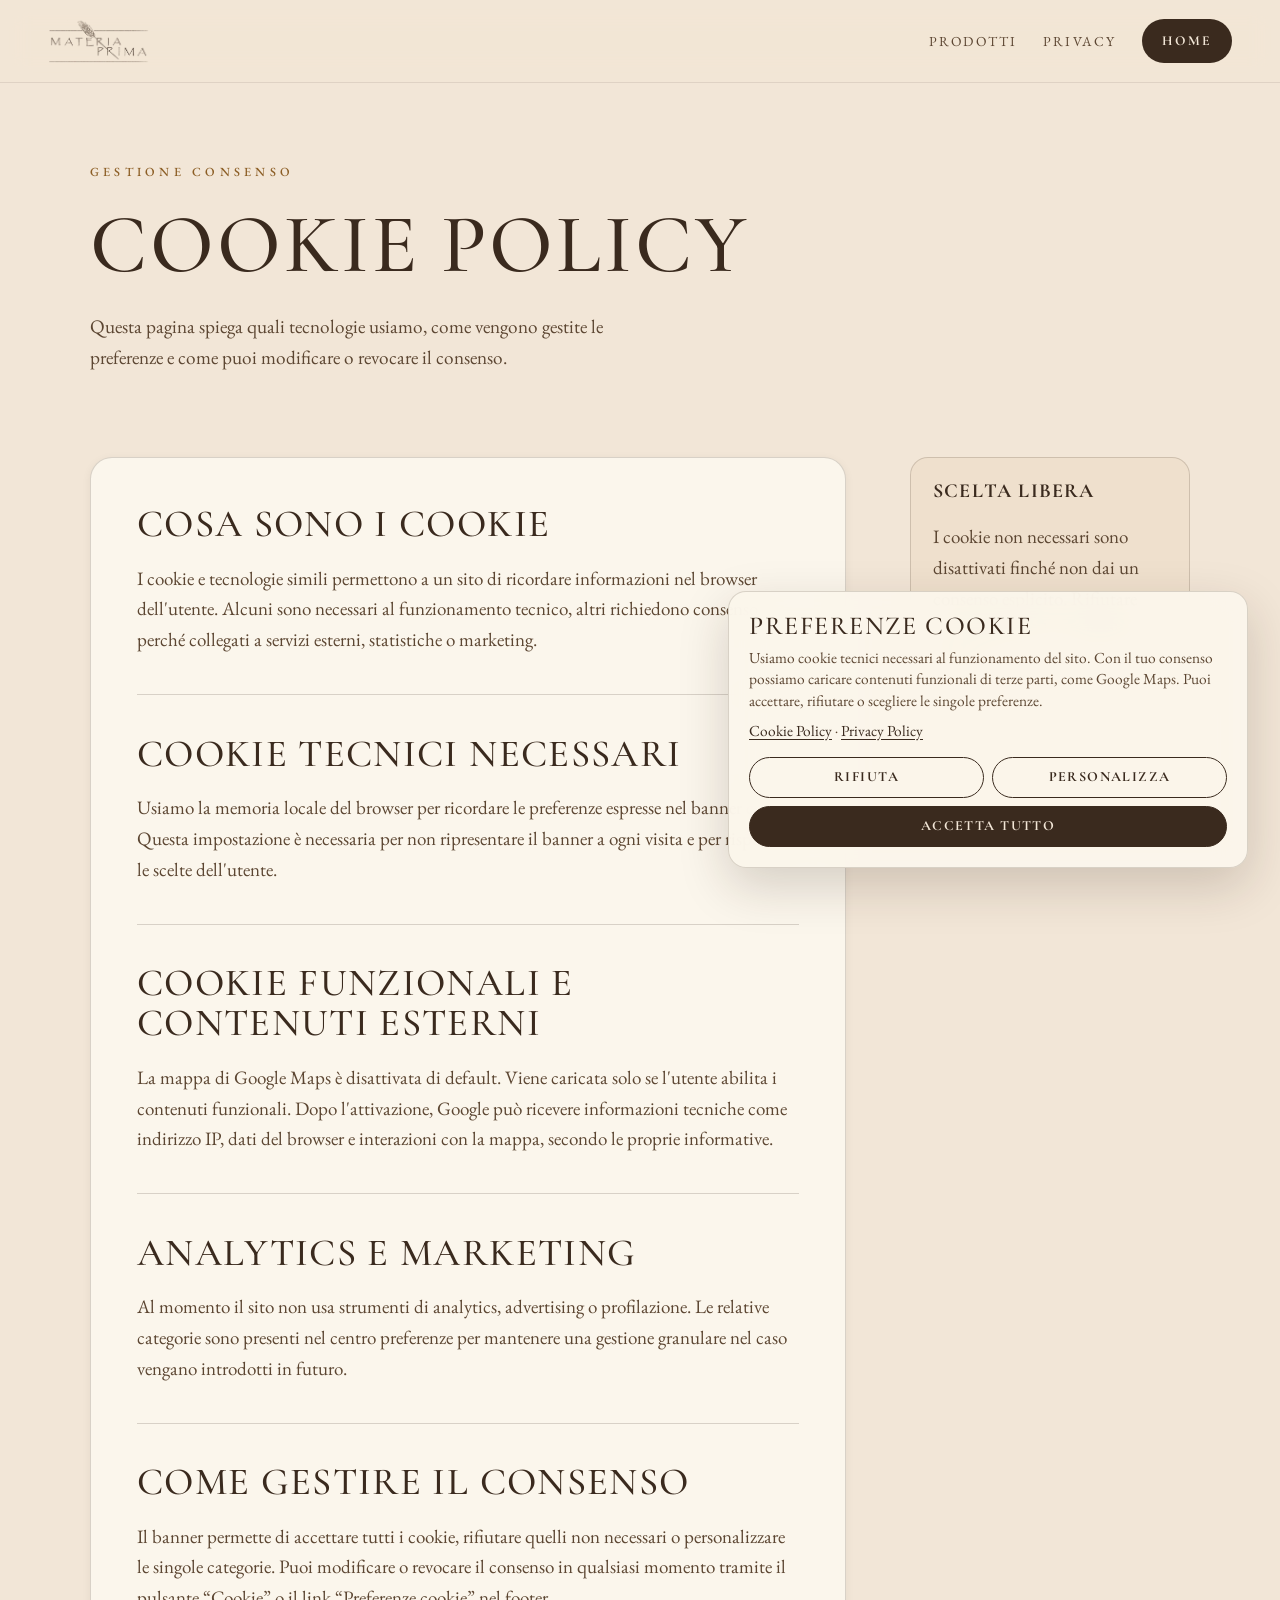
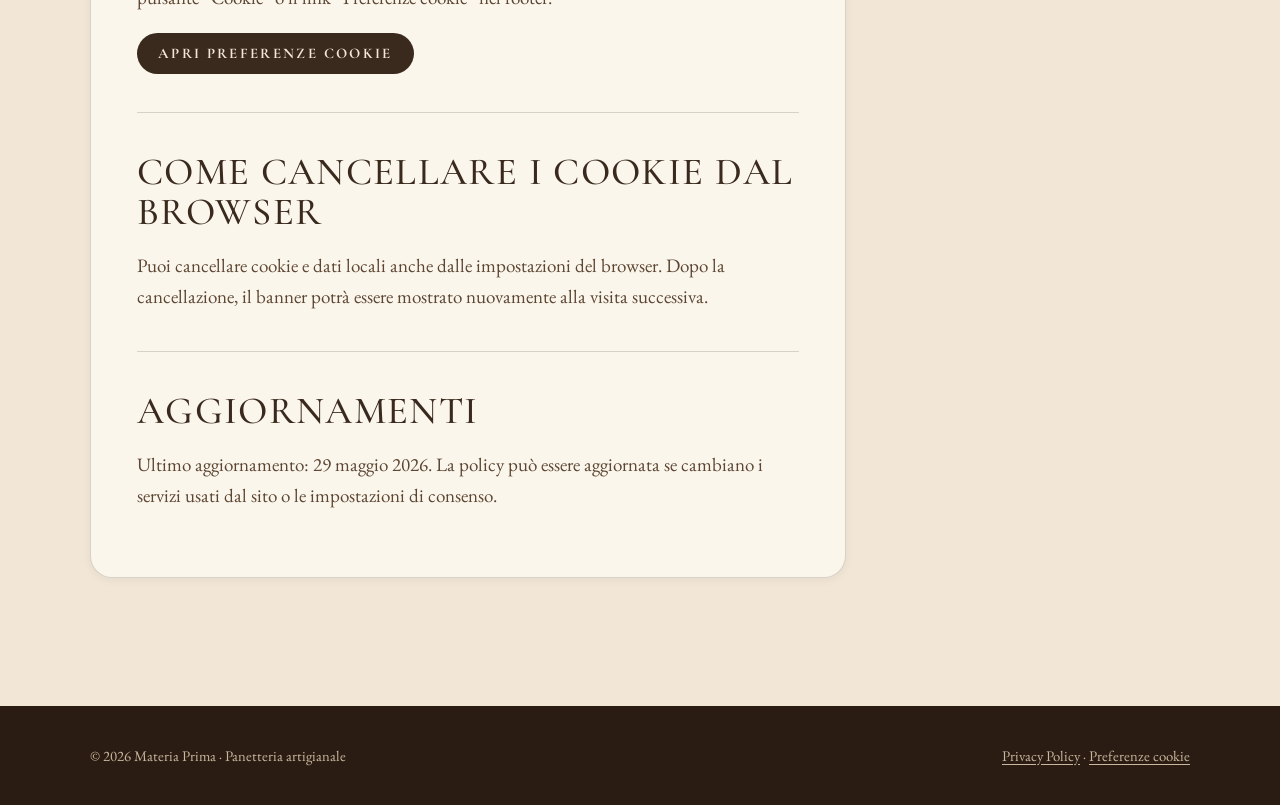
<file: cookie-policy.html>
<!DOCTYPE html>
<html lang="it">
<head>
<meta charset="UTF-8">
<meta name="viewport" content="width=device-width, initial-scale=1.0">
<title>Cookie Policy — Materia Prima Bakery</title>
<meta name="description" content="Cookie Policy di Materia Prima Bakery: cookie tecnici, contenuti esterni e gestione del consenso.">
<meta name="robots" content="index, follow, max-image-preview:large">
<link rel="canonical" href="https://rrighi97.github.io/materia-prima-bakery/cookie-policy.html">
<link rel="icon" type="image/webp" href="logo-site/logo.webp">
<link rel="apple-touch-icon" href="logo-site/logo.webp">
<link rel="manifest" href="site.webmanifest">
<meta property="og:type" content="article">
<meta property="og:locale" content="it_IT">
<meta property="og:site_name" content="Materia Prima Bakery">
<meta property="og:title" content="Cookie Policy — Materia Prima Bakery">
<meta property="og:description" content="Informazioni su cookie tecnici, contenuti esterni e gestione del consenso del sito Materia Prima Bakery.">
<meta property="og:url" content="https://rrighi97.github.io/materia-prima-bakery/cookie-policy.html">
<meta property="og:image" content="https://rrighi97.github.io/materia-prima-bakery/logo-site/logo.webp">
<meta name="twitter:card" content="summary">
<meta name="twitter:title" content="Cookie Policy — Materia Prima Bakery">
<meta name="twitter:description" content="Informazioni su cookie tecnici, contenuti esterni e gestione del consenso.">
<link rel="preconnect" href="https://fonts.googleapis.com">
<link rel="preconnect" href="https://fonts.gstatic.com" crossorigin>
<link href="https://fonts.googleapis.com/css2?family=Cormorant+Garamond:ital,wght@0,400;0,500;0,600;0,700;1,400;1,500&family=EB+Garamond:ital,wght@0,400;0,500;0,600;1,400&display=swap" rel="stylesheet">
<link rel="stylesheet" href="legal.css">
<link rel="stylesheet" href="cookie-consent.css">
<script type="application/ld+json">
{
  "@context": "https://schema.org",
  "@type": "BreadcrumbList",
  "itemListElement": [
    {
      "@type": "ListItem",
      "position": 1,
      "name": "Home",
      "item": "https://rrighi97.github.io/materia-prima-bakery/"
    },
    {
      "@type": "ListItem",
      "position": 2,
      "name": "Cookie Policy",
      "item": "https://rrighi97.github.io/materia-prima-bakery/cookie-policy.html"
    }
  ]
}
</script>
</head>
<body>
<nav class="nav" aria-label="Navigazione principale">
  <a class="brand" href="index.html" aria-label="Materia Prima — torna alla home">
    <img src="logo-site/logo-ink.webp" alt="Materia Prima" class="brand-logo">
  </a>
  <div class="nav-links">
    <a href="index.html#prodotti">Prodotti</a>
    <a href="privacy-policy.html">Privacy</a>
    <a class="btn" href="index.html">Home</a>
  </div>
</nav>

<main>
  <header class="legal-hero">
    <div class="wrap">
      <span class="eyebrow">Gestione consenso</span>
      <h1>Cookie Policy</h1>
      <p class="lede">Questa pagina spiega quali tecnologie usiamo, come vengono gestite le preferenze e come puoi modificare o revocare il consenso.</p>
    </div>
  </header>

  <div class="wrap legal-layout">
    <article class="legal-card">
      <section>
        <h2>Cosa sono i cookie</h2>
        <p>I cookie e tecnologie simili permettono a un sito di ricordare informazioni nel browser dell'utente. Alcuni sono necessari al funzionamento tecnico, altri richiedono consenso perché collegati a servizi esterni, statistiche o marketing.</p>
      </section>

      <section>
        <h2>Cookie tecnici necessari</h2>
        <p>Usiamo la memoria locale del browser per ricordare le preferenze espresse nel banner cookie. Questa impostazione è necessaria per non ripresentare il banner a ogni visita e per rispettare le scelte dell'utente.</p>
      </section>

      <section>
        <h2>Cookie funzionali e contenuti esterni</h2>
        <p>La mappa di Google Maps è disattivata di default. Viene caricata solo se l'utente abilita i contenuti funzionali. Dopo l'attivazione, Google può ricevere informazioni tecniche come indirizzo IP, dati del browser e interazioni con la mappa, secondo le proprie informative.</p>
      </section>

      <section>
        <h2>Analytics e marketing</h2>
        <p>Al momento il sito non usa strumenti di analytics, advertising o profilazione. Le relative categorie sono presenti nel centro preferenze per mantenere una gestione granulare nel caso vengano introdotti in futuro.</p>
      </section>

      <section>
        <h2>Come gestire il consenso</h2>
        <p>Il banner permette di accettare tutti i cookie, rifiutare quelli non necessari o personalizzare le singole categorie. Puoi modificare o revocare il consenso in qualsiasi momento tramite il pulsante “Cookie” o il link “Preferenze cookie” nel footer.</p>
        <p><button type="button" class="btn" data-cookie-open-preferences>Apri preferenze cookie</button></p>
      </section>

      <section>
        <h2>Come cancellare i cookie dal browser</h2>
        <p>Puoi cancellare cookie e dati locali anche dalle impostazioni del browser. Dopo la cancellazione, il banner potrà essere mostrato nuovamente alla visita successiva.</p>
      </section>

      <section>
        <h2>Aggiornamenti</h2>
        <p>Ultimo aggiornamento: 29 maggio 2026. La policy può essere aggiornata se cambiano i servizi usati dal sito o le impostazioni di consenso.</p>
      </section>
    </article>

    <aside class="side-note">
      <strong>Scelta libera</strong>
      <p>I cookie non necessari sono disattivati finché non dai un consenso esplicito. Rifiutare non impedisce la navigazione del sito.</p>
    </aside>
  </div>
</main>

<footer class="foot">
  <div class="wrap foot-inner">
    <span>© 2026 Materia Prima · Panetteria artigianale</span>
    <span><a href="privacy-policy.html">Privacy Policy</a> · <button type="button" class="foot-link" data-cookie-open-preferences>Preferenze cookie</button></span>
  </div>
</footer>
<script src="cookie-consent.js" defer></script>
</body>
</html>
</file>
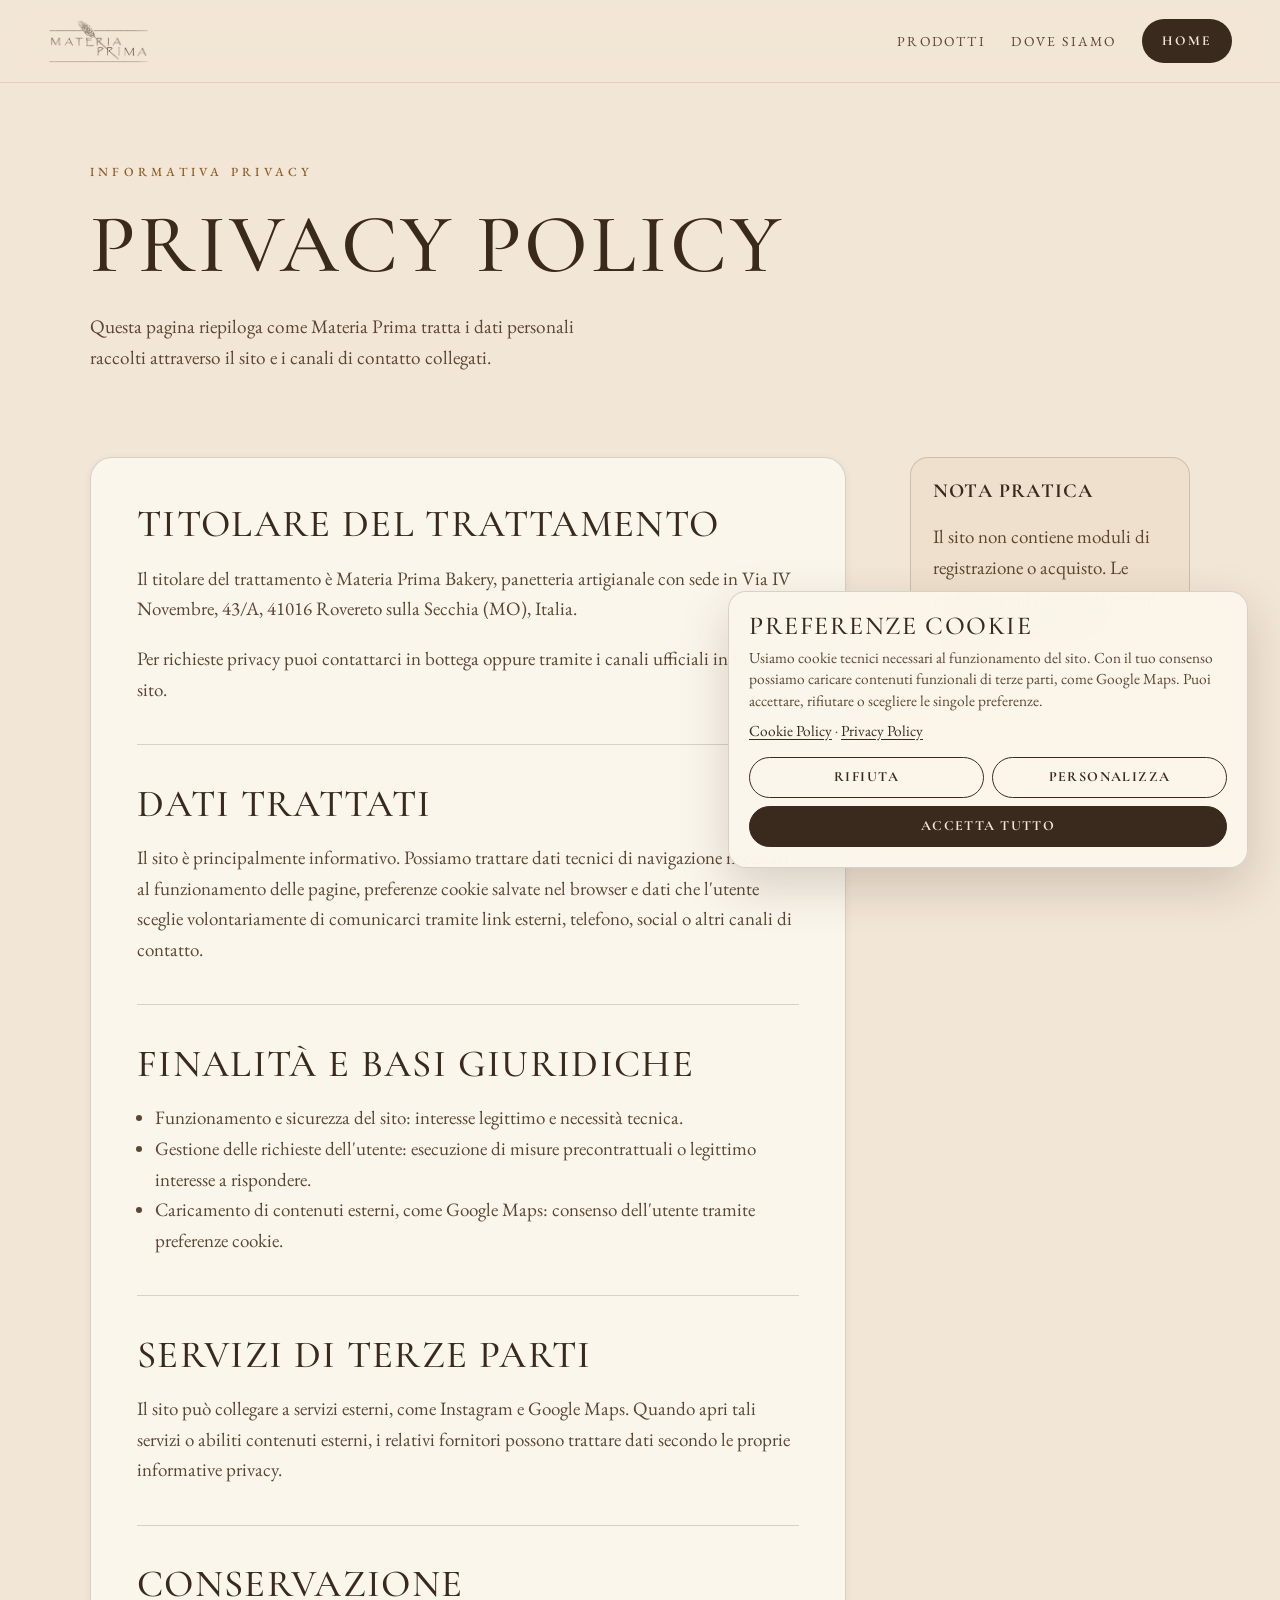
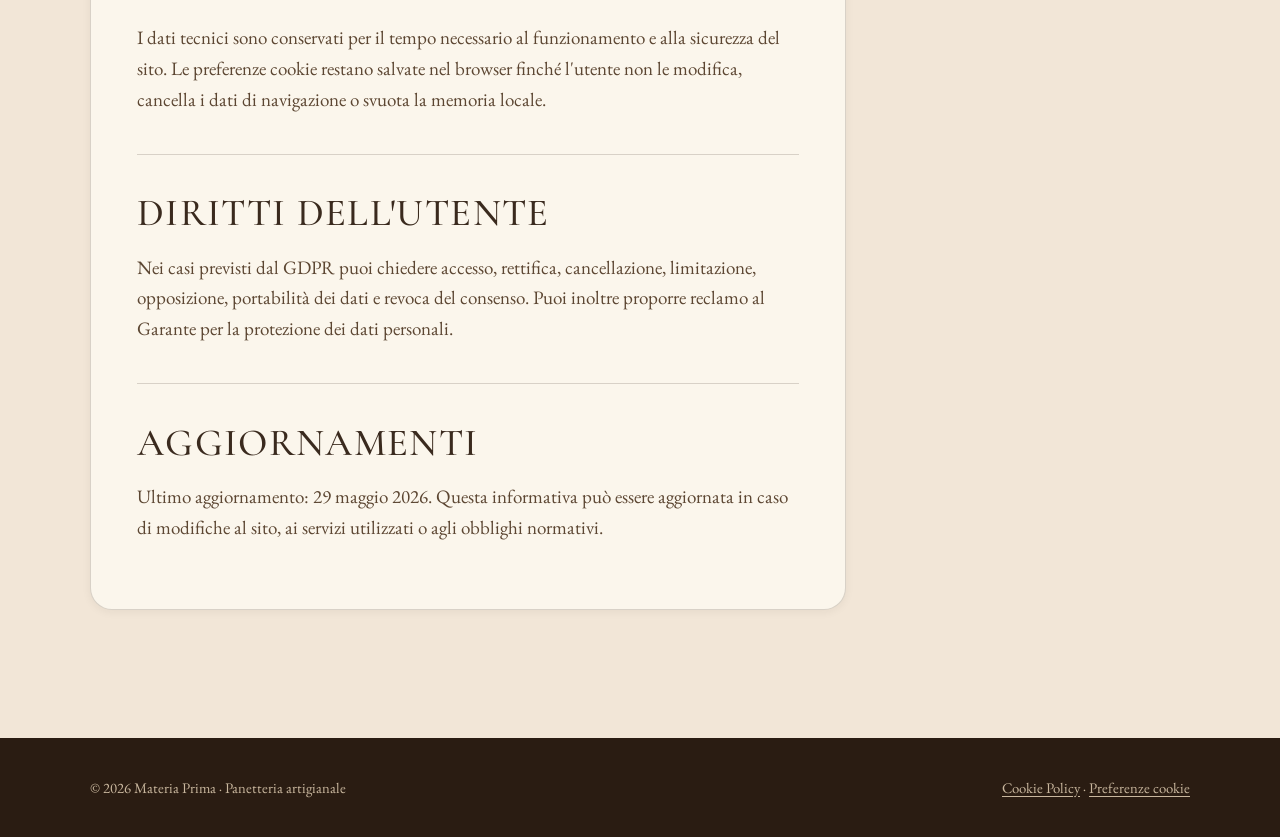
<file: privacy-policy.html>
<!DOCTYPE html>
<html lang="it">
<head>
<meta charset="UTF-8">
<meta name="viewport" content="width=device-width, initial-scale=1.0">
<title>Privacy Policy — Materia Prima Bakery</title>
<meta name="description" content="Privacy Policy di Materia Prima Bakery: informazioni di base sul trattamento dei dati personali.">
<meta name="robots" content="index, follow, max-image-preview:large">
<link rel="canonical" href="https://rrighi97.github.io/materia-prima-bakery/privacy-policy.html">
<link rel="icon" type="image/webp" href="logo-site/logo.webp">
<link rel="apple-touch-icon" href="logo-site/logo.webp">
<link rel="manifest" href="site.webmanifest">
<meta property="og:type" content="article">
<meta property="og:locale" content="it_IT">
<meta property="og:site_name" content="Materia Prima Bakery">
<meta property="og:title" content="Privacy Policy — Materia Prima Bakery">
<meta property="og:description" content="Informazioni sul trattamento dei dati personali del sito Materia Prima Bakery.">
<meta property="og:url" content="https://rrighi97.github.io/materia-prima-bakery/privacy-policy.html">
<meta property="og:image" content="https://rrighi97.github.io/materia-prima-bakery/logo-site/logo.webp">
<meta name="twitter:card" content="summary">
<meta name="twitter:title" content="Privacy Policy — Materia Prima Bakery">
<meta name="twitter:description" content="Informazioni sul trattamento dei dati personali del sito Materia Prima Bakery.">
<link rel="preconnect" href="https://fonts.googleapis.com">
<link rel="preconnect" href="https://fonts.gstatic.com" crossorigin>
<link href="https://fonts.googleapis.com/css2?family=Cormorant+Garamond:ital,wght@0,400;0,500;0,600;0,700;1,400;1,500&family=EB+Garamond:ital,wght@0,400;0,500;0,600;1,400&display=swap" rel="stylesheet">
<link rel="stylesheet" href="legal.css">
<link rel="stylesheet" href="cookie-consent.css">
<script type="application/ld+json">
{
  "@context": "https://schema.org",
  "@type": "BreadcrumbList",
  "itemListElement": [
    {
      "@type": "ListItem",
      "position": 1,
      "name": "Home",
      "item": "https://rrighi97.github.io/materia-prima-bakery/"
    },
    {
      "@type": "ListItem",
      "position": 2,
      "name": "Privacy Policy",
      "item": "https://rrighi97.github.io/materia-prima-bakery/privacy-policy.html"
    }
  ]
}
</script>
</head>
<body>
<nav class="nav" aria-label="Navigazione principale">
  <a class="brand" href="index.html" aria-label="Materia Prima — torna alla home">
    <img src="logo-site/logo-ink.webp" alt="Materia Prima" class="brand-logo">
  </a>
  <div class="nav-links">
    <a href="index.html#prodotti">Prodotti</a>
    <a href="index.html#dove">Dove siamo</a>
    <a class="btn" href="index.html">Home</a>
  </div>
</nav>

<main>
  <header class="legal-hero">
    <div class="wrap">
      <span class="eyebrow">Informativa privacy</span>
      <h1>Privacy Policy</h1>
      <p class="lede">Questa pagina riepiloga come Materia Prima tratta i dati personali raccolti attraverso il sito e i canali di contatto collegati.</p>
    </div>
  </header>

  <div class="wrap legal-layout">
    <article class="legal-card">
      <section>
        <h2>Titolare del trattamento</h2>
        <p>Il titolare del trattamento è Materia Prima Bakery, panetteria artigianale con sede in Via IV Novembre, 43/A, 41016 Rovereto sulla Secchia (MO), Italia.</p>
        <p>Per richieste privacy puoi contattarci in bottega oppure tramite i canali ufficiali indicati sul sito.</p>
      </section>

      <section>
        <h2>Dati trattati</h2>
        <p>Il sito è principalmente informativo. Possiamo trattare dati tecnici di navigazione necessari al funzionamento delle pagine, preferenze cookie salvate nel browser e dati che l'utente sceglie volontariamente di comunicarci tramite link esterni, telefono, social o altri canali di contatto.</p>
      </section>

      <section>
        <h2>Finalità e basi giuridiche</h2>
        <ul>
          <li>Funzionamento e sicurezza del sito: interesse legittimo e necessità tecnica.</li>
          <li>Gestione delle richieste dell'utente: esecuzione di misure precontrattuali o legittimo interesse a rispondere.</li>
          <li>Caricamento di contenuti esterni, come Google Maps: consenso dell'utente tramite preferenze cookie.</li>
        </ul>
      </section>

      <section>
        <h2>Servizi di terze parti</h2>
        <p>Il sito può collegare a servizi esterni, come Instagram e Google Maps. Quando apri tali servizi o abiliti contenuti esterni, i relativi fornitori possono trattare dati secondo le proprie informative privacy.</p>
      </section>

      <section>
        <h2>Conservazione</h2>
        <p>I dati tecnici sono conservati per il tempo necessario al funzionamento e alla sicurezza del sito. Le preferenze cookie restano salvate nel browser finché l'utente non le modifica, cancella i dati di navigazione o svuota la memoria locale.</p>
      </section>

      <section>
        <h2>Diritti dell'utente</h2>
        <p>Nei casi previsti dal GDPR puoi chiedere accesso, rettifica, cancellazione, limitazione, opposizione, portabilità dei dati e revoca del consenso. Puoi inoltre proporre reclamo al Garante per la protezione dei dati personali.</p>
      </section>

      <section>
        <h2>Aggiornamenti</h2>
        <p>Ultimo aggiornamento: 29 maggio 2026. Questa informativa può essere aggiornata in caso di modifiche al sito, ai servizi utilizzati o agli obblighi normativi.</p>
      </section>
    </article>

    <aside class="side-note">
      <strong>Nota pratica</strong>
      <p>Il sito non contiene moduli di registrazione o acquisto. Le preferenze sui contenuti esterni si gestiscono dal pulsante “Cookie”.</p>
    </aside>
  </div>
</main>

<footer class="foot">
  <div class="wrap foot-inner">
    <span>© 2026 Materia Prima · Panetteria artigianale</span>
    <span><a href="cookie-policy.html">Cookie Policy</a> · <button type="button" class="foot-link" data-cookie-open-preferences>Preferenze cookie</button></span>
  </div>
</footer>
<script src="cookie-consent.js" defer></script>
</body>
</html>
</file>
<file: cookie-consent.css>
:root {
  --cc-paper: #F2E6D7;
  --cc-card: #FBF6EC;
  --cc-ink: #3A2A1E;
  --cc-ink-2: #5C4632;
  --cc-gold: #B98238;
  --cc-hair: rgba(58,42,30,.18);
  --cc-shadow: 0 18px 50px rgba(42,28,18,.18);
  --cc-display: 'Cormorant Garamond', Georgia, serif;
  --cc-body: 'EB Garamond', Georgia, serif;
}

.cookie-banner,
.cookie-modal {
  color: var(--cc-ink);
  font-family: var(--cc-body);
}

.cookie-banner {
  position: fixed;
  right: clamp(14px,3vw,32px);
  bottom: clamp(14px,3vw,32px);
  z-index: 200;
  display: none;
  grid-template-columns: 1fr;
  gap: 14px;
  align-items: stretch;
  width: min(520px, calc(50vw - 32px));
  max-width: calc(100vw - 28px);
  padding: 20px;
  background: rgba(251,246,236,.96);
  border: 1px solid var(--cc-hair);
  border-radius: 18px;
  box-shadow: var(--cc-shadow);
  backdrop-filter: blur(16px) saturate(140%);
  -webkit-backdrop-filter: blur(16px) saturate(140%);
}

.cookie-banner.is-visible,
.cookie-modal.is-visible {
  display: grid;
}

.cookie-banner h2,
.cookie-modal h2,
.cookie-modal h3 {
  font-family: var(--cc-display);
  font-weight: 500;
  text-transform: uppercase;
  letter-spacing: .06em;
  line-height: 1.05;
  margin: 0;
}

.cookie-banner h2 { font-size: clamp(1.28rem,2.2vw,1.62rem); }
.cookie-banner p,
.cookie-modal p {
  margin: .5rem 0 0;
  color: var(--cc-ink-2);
  font-size: .96rem;
  line-height: 1.42;
}

.cookie-banner a,
.cookie-modal a {
  color: var(--cc-ink);
  text-underline-offset: .18em;
}

.cookie-actions {
  display: grid;
  grid-template-columns: 1fr 1fr;
  justify-content: stretch;
  gap: 8px;
}

.cookie-btn,
.foot-link {
  font: inherit;
}

.cookie-btn {
  display: inline-flex;
  align-items: center;
  justify-content: center;
  min-height: 40px;
  padding: .58em .82em;
  border: 1px solid var(--cc-ink);
  border-radius: 999px;
  background: transparent;
  color: var(--cc-ink);
  cursor: pointer;
  font-family: var(--cc-display);
  font-size: .88rem;
  font-weight: 700;
  letter-spacing: .1em;
  text-transform: uppercase;
  text-decoration: none;
}

.cookie-btn.primary {
  grid-column: 1 / -1;
  background: var(--cc-ink);
  color: var(--cc-paper);
}

.cookie-btn:hover { box-shadow: 0 8px 22px rgba(42,28,18,.12); }

.cookie-preferences-trigger {
  position: fixed;
  left: 16px;
  bottom: 16px;
  z-index: 180;
  display: none;
  min-width: 48px;
  min-height: 48px;
  padding: 0 15px;
  border: 1px solid var(--cc-hair);
  border-radius: 999px;
  background: var(--cc-ink);
  color: var(--cc-paper);
  box-shadow: 0 10px 28px rgba(42,28,18,.18);
  cursor: pointer;
  font-family: var(--cc-display);
  font-weight: 700;
  letter-spacing: .1em;
  text-transform: uppercase;
}

.cookie-preferences-trigger.is-visible { display: inline-flex; align-items: center; justify-content: center; }

.cookie-modal {
  position: fixed;
  inset: 0;
  z-index: 220;
  display: none;
  place-items: center;
  padding: 18px;
  background: rgba(42,28,18,.48);
}

.cookie-modal-panel {
  width: min(720px, 100%);
  max-height: min(760px, 92vh);
  overflow: auto;
  padding: clamp(22px,3vw,34px);
  background: var(--cc-card);
  border: 1px solid var(--cc-hair);
  border-radius: 22px;
  box-shadow: var(--cc-shadow);
}

.cookie-modal-head {
  display: flex;
  justify-content: space-between;
  gap: 18px;
  align-items: start;
}

.cookie-close {
  width: 40px;
  height: 40px;
  border: 1px solid var(--cc-hair);
  border-radius: 999px;
  background: transparent;
  color: var(--cc-ink);
  cursor: pointer;
  font-size: 1.35rem;
  line-height: 1;
}

.cookie-choice {
  display: grid;
  grid-template-columns: 1fr auto;
  gap: 18px;
  align-items: center;
  padding: 18px 0;
  border-top: 1px solid var(--cc-hair);
}

.cookie-choice:first-of-type { margin-top: 20px; }
.cookie-choice h3 { font-size: 1.05rem; }
.cookie-choice p { margin-top: .35rem; }

.cookie-switch {
  position: relative;
  width: 58px;
  height: 32px;
}

.cookie-switch input {
  position: absolute;
  opacity: 0;
  inset: 0;
}

.cookie-slider {
  position: absolute;
  inset: 0;
  border: 1px solid var(--cc-hair);
  border-radius: 999px;
  background: #E7D5BC;
  cursor: pointer;
  transition: background .2s ease;
}

.cookie-slider::before {
  content: "";
  position: absolute;
  width: 24px;
  height: 24px;
  left: 3px;
  top: 3px;
  border-radius: 50%;
  background: var(--cc-card);
  box-shadow: 0 2px 6px rgba(42,28,18,.18);
  transition: transform .2s ease;
}

.cookie-switch input:checked + .cookie-slider {
  background: var(--cc-ink);
}

.cookie-switch input:checked + .cookie-slider::before {
  transform: translateX(26px);
}

.cookie-switch input:disabled + .cookie-slider {
  opacity: .72;
  cursor: not-allowed;
}

.cookie-modal-actions {
  display: flex;
  flex-wrap: wrap;
  justify-content: flex-end;
  gap: 10px;
  margin-top: 20px;
}

.foot-link {
  appearance: none;
  padding: 0;
  border: 0;
  background: transparent;
  color: inherit;
  cursor: pointer;
  text-decoration: underline;
  text-underline-offset: .18em;
}

.foot-bottom a { color: inherit; text-decoration: underline; text-underline-offset: .18em; }

@media (max-width: 760px) {
  .cookie-banner {
    left: 10px;
    right: 10px;
    bottom: 10px;
    width: auto;
    gap: 12px;
    padding: 16px;
    border-radius: 16px;
  }

  .cookie-banner h2 {
    font-size: 1.28rem;
    letter-spacing: .08em;
  }

  .cookie-banner p {
    margin-top: .45rem;
    font-size: .94rem;
    line-height: 1.32;
  }

  .cookie-banner p:first-of-type {
    display: -webkit-box;
    overflow: hidden;
    -webkit-box-orient: vertical;
    -webkit-line-clamp: 3;
  }

  .cookie-actions {
    display: grid;
    grid-template-columns: 1fr 1fr;
    gap: 8px;
    justify-content: stretch;
  }

  .cookie-banner .cookie-btn {
    width: 100%;
    min-height: 40px;
    padding: .58em .72em;
    font-size: .86rem;
    letter-spacing: .09em;
  }

  .cookie-banner .cookie-btn.primary {
    grid-column: 1 / -1;
  }

  .cookie-modal-actions {
    justify-content: stretch;
  }

  .cookie-modal-actions .cookie-btn {
    width: 100%;
  }
}
</file>
<file: legal.css>
:root {
  --paper: #F2E6D7;
  --paper-soft: #EFE0CD;
  --paper-card: #FBF6EC;
  --espresso: #2A1C12;
  --ink: #3A2A1E;
  --ink-2: #5C4632;
  --ink-3: #8A7259;
  --ink-on-dark: #F3E8D8;
  --ink-on-dark-2: #C9B79E;
  --gold: #B98238;
  --gold-deep: #8C5E25;
  --hair: rgba(58,42,30,.18);
  --hair-dark: rgba(243,232,216,.18);
  --display: 'Cormorant Garamond', Georgia, serif;
  --body: 'EB Garamond', Georgia, serif;
  --shadow-sm: 0 2px 10px rgba(42,28,18,.06);
  --shadow-lg: 0 30px 70px rgba(42,28,18,.16);
  --ease: cubic-bezier(.22,.61,.36,1);
}

*, *::before, *::after { box-sizing: border-box; }
html { scroll-behavior: smooth; }
body {
  margin: 0;
  background: var(--paper);
  color: var(--ink);
  font-family: var(--body);
  font-size: 19px;
  line-height: 1.62;
  -webkit-font-smoothing: antialiased;
  text-rendering: optimizeLegibility;
}

img { display: block; max-width: 100%; }
a { color: inherit; text-underline-offset: .2em; }
::selection { background: #D8B271; color: var(--ink); }

.wrap { width: min(1100px, 92vw); margin-inline: auto; }
.nav {
  position: fixed; top: 0; left: 0; right: 0; z-index: 60;
  display: flex; align-items: center; justify-content: space-between;
  padding: 18px clamp(20px,4vw,48px);
  background: rgba(242,230,215,.88);
  backdrop-filter: blur(14px) saturate(150%);
  -webkit-backdrop-filter: blur(14px) saturate(150%);
  box-shadow: 0 1px 0 rgba(58,42,30,.10);
}
.brand { display: inline-flex; align-items: center; }
.brand-logo { height: 46px; width: auto; }
.nav-links { display: flex; align-items: center; gap: clamp(14px,2vw,28px); }
.nav-links a {
  color: var(--ink-2); text-decoration: none;
  font-size: .86rem; letter-spacing: .16em; text-transform: uppercase;
}
.nav-links a:hover { color: var(--ink); }
.nav-links .btn,
.nav-links .btn:hover { color: var(--paper); }

.btn {
  display: inline-flex; align-items: center; justify-content: center; gap: .6em;
  font-family: var(--display); font-weight: 700; font-size: .92rem;
  text-transform: uppercase; letter-spacing: .16em;
  padding: .72em 1.35em; border-radius: 999px;
  background: var(--ink); color: var(--paper);
  border: 1px solid transparent; cursor: pointer; text-decoration: none;
  white-space: nowrap;
}
.btn-outline { background: transparent; color: var(--ink); border-color: var(--hair); }

.legal-hero {
  padding: clamp(132px,18vh,190px) 0 clamp(42px,7vw,84px);
}
.eyebrow {
  display: block;
  font-size: .78rem;
  font-weight: 500;
  letter-spacing: .34em;
  text-transform: uppercase;
  color: var(--gold-deep);
  margin-bottom: 1.2rem;
}
h1, h2, h3 {
  font-family: var(--display);
  font-weight: 500;
  line-height: 1.05;
  text-transform: uppercase;
  letter-spacing: .035em;
}
h1 { font-size: clamp(2.7rem,7vw,5.2rem); margin: 0; max-width: 900px; }
h2 { font-size: clamp(1.8rem,3vw,2.45rem); margin: 0 0 1rem; }
h3 { font-size: 1.35rem; margin: 1.6rem 0 .45rem; }
.lede { max-width: 60ch; color: var(--ink-2); font-size: 1.2rem; margin: 1.4rem 0 0; }

.legal-layout {
  display: grid;
  grid-template-columns: minmax(0, 1fr) 280px;
  gap: clamp(28px,5vw,72px);
  align-items: start;
  padding-bottom: clamp(72px,10vw,128px);
}
.legal-card {
  background: var(--paper-card);
  border: 1px solid var(--hair);
  border-radius: 22px;
  box-shadow: var(--shadow-sm);
  padding: clamp(24px,4vw,46px);
}
.legal-card section + section { margin-top: 2.4rem; padding-top: 2.4rem; border-top: 1px solid var(--hair); }
.legal-card p, .legal-card li { color: var(--ink-2); }
.legal-card ul { padding-left: 1.1rem; }
.side-note {
  position: sticky;
  top: 110px;
  background: var(--paper-soft);
  border: 1px solid var(--hair);
  border-radius: 18px;
  padding: 22px;
  color: var(--ink-2);
}
.side-note strong {
  display: block;
  color: var(--ink);
  font-family: var(--display);
  font-size: 1.25rem;
  line-height: 1.15;
  text-transform: uppercase;
  letter-spacing: .06em;
  margin-bottom: .7rem;
}

.error-page {
  min-height: 100vh;
  display: grid;
  align-items: center;
  padding: 120px 0 70px;
}
.error-panel {
  display: grid;
  grid-template-columns: 1fr minmax(260px, 420px);
  gap: clamp(30px,6vw,80px);
  align-items: center;
}
.error-code {
  font-family: var(--display);
  font-size: clamp(5rem,18vw,13rem);
  line-height: .8;
  color: var(--gold-deep);
}
.error-media {
  aspect-ratio: 1 / 1;
  border-radius: 50%;
  overflow: hidden;
  box-shadow: var(--shadow-lg);
  background: var(--paper-soft);
}
.error-media img { width: 100%; height: 100%; object-fit: cover; }
.error-actions { display: flex; flex-wrap: wrap; gap: 12px; margin-top: 2rem; }

.foot {
  background: var(--espresso);
  color: var(--ink-on-dark-2);
  padding: 38px 0;
}
.foot-inner {
  display: flex;
  flex-wrap: wrap;
  justify-content: space-between;
  gap: 16px;
  font-size: .92rem;
}
.foot a { color: inherit; }

@media (max-width: 860px) {
  .nav { align-items: flex-start; gap: 18px; }
  .nav-links { flex-wrap: wrap; justify-content: flex-end; gap: 10px 16px; }
  .legal-layout,
  .error-panel { grid-template-columns: 1fr; }
  .side-note { position: static; }
  .error-media { width: min(320px, 78vw); margin-inline: auto; order: -1; }
}

@media (max-width: 560px) {
  .nav { position: static; flex-direction: column; }
  .legal-hero, .error-page { padding-top: 56px; }
  .brand-logo { height: 42px; }
}
</file>
